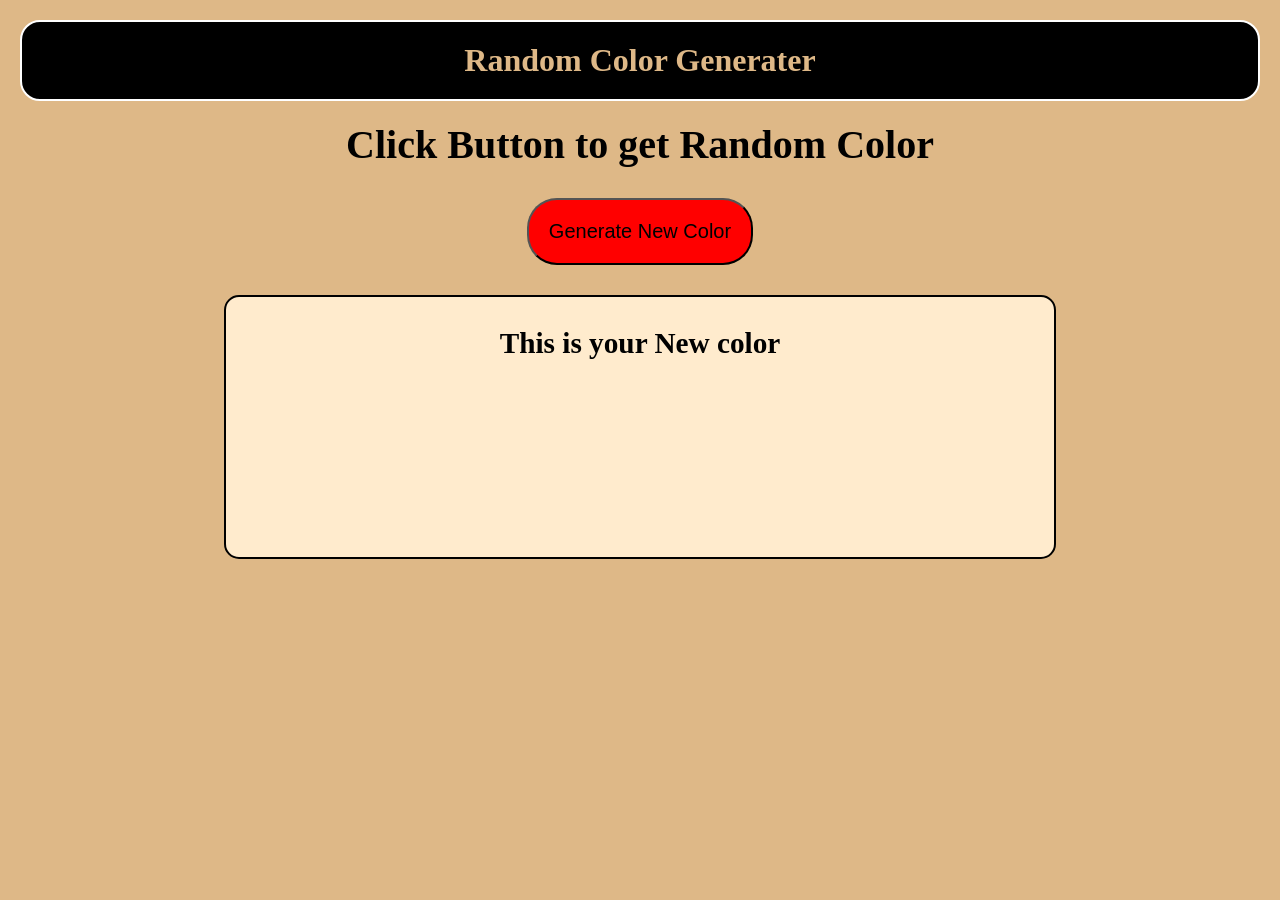
<file: index.html>
<!DOCTYPE html>
<html lang="en">

<head>
    <meta charset="UTF-8">
    <meta name="viewport" content="width=device-width, initial-scale=1.0">
    <title>Random color generater</title>
    <link rel="stylesheet" href="style.css">
</head>

<body>
    <h1>Random Color Generater</h1>
    <h2>Click Button to get Random Color</h2>
    <button>Generate New Color</button>
    <div class="Canvas">
        <h3>This is your New color</h1>
    </div>
    <script src="script.js"></script>
</body>

</html>
</file>
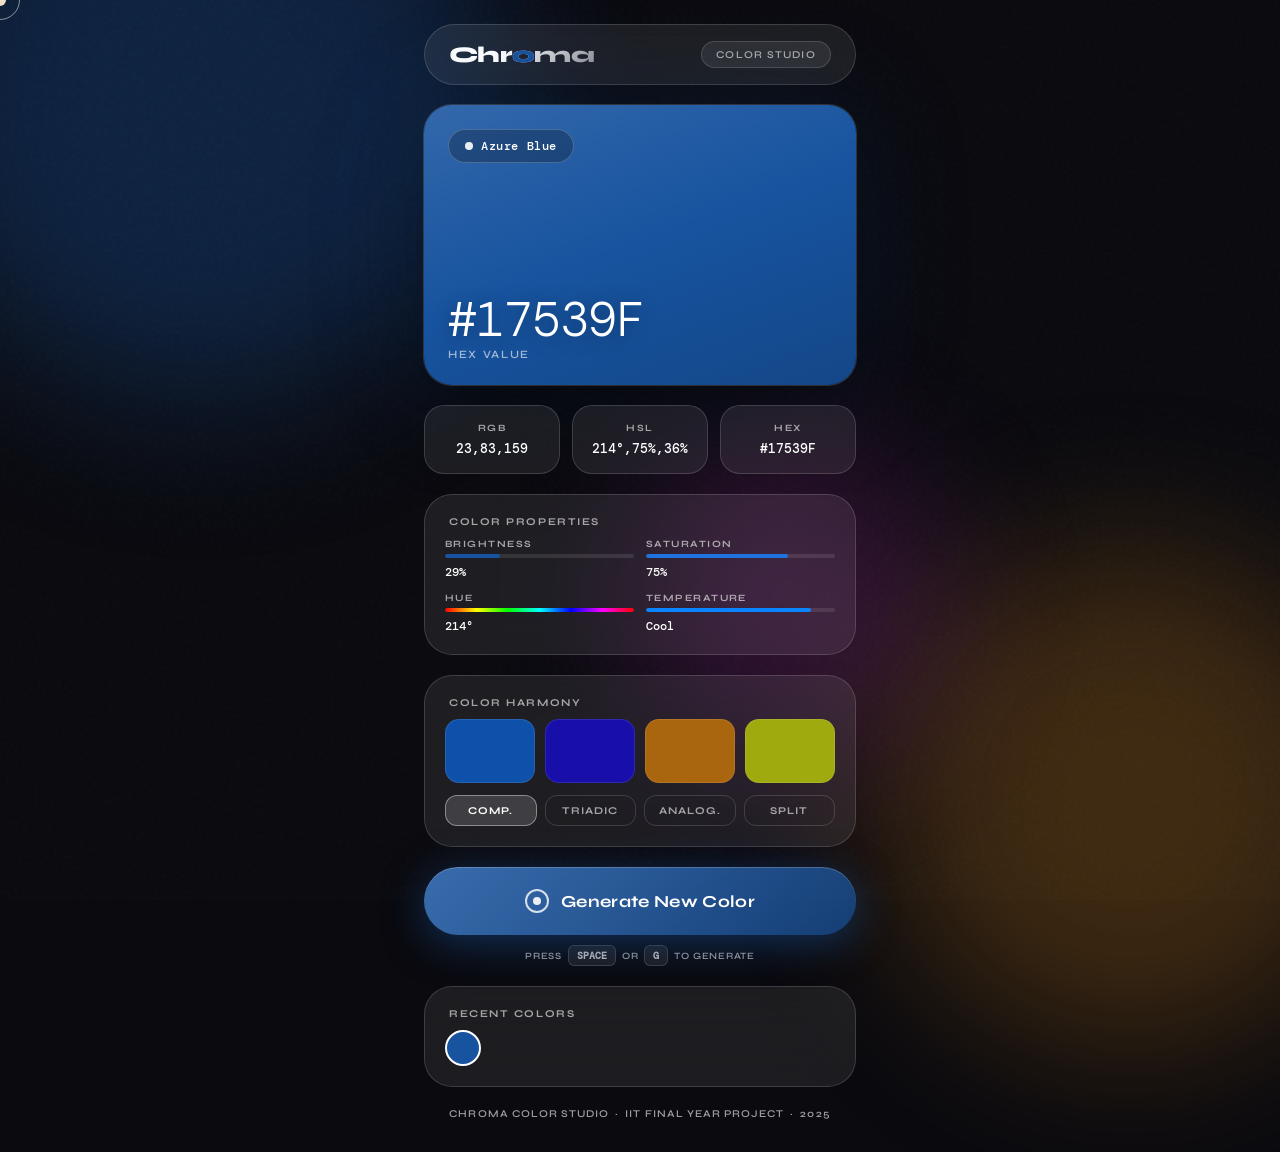
<file: new.html>
<!doctype html>
<html lang="en">
  <head>
    <meta charset="UTF-8" />
    <meta name="viewport" content="width=device-width, initial-scale=1.0" />
    <title>Chroma — Color Generator</title>
    <link rel="preconnect" href="https://fonts.googleapis.com" />
    <link rel="preconnect" href="https://fonts.gstatic.com" crossorigin />
    <link href="https://fonts.googleapis.com/css2?family=SF+Pro+Display:wght@300;400;600;700&family=Syne:wght@400;600;700;800&family=DM+Mono:wght@300;400;500&display=swap" rel="stylesheet" />
    <style>
      :root {
        --r: 0; --g: 122; --b: 255;
        --accent: rgb(var(--r), var(--g), var(--b));
        --glass-bg: rgba(255,255,255,0.08);
        --glass-border: rgba(255,255,255,0.15);
        --glass-shadow: rgba(0,0,0,0.3);
        --text-primary: #ffffff;
        --text-secondary: rgba(255,255,255,0.6);
        --blur: 24px;
        --radius-card: 28px;
        --radius-pill: 50px;
      }

      * { margin: 0; padding: 0; box-sizing: border-box; }

      html { scroll-behavior: smooth; }

      body {
        font-family: 'Syne', sans-serif;
        min-height: 100vh;
        overflow-x: hidden;
        background: #0a0a0f;
        color: var(--text-primary);
        cursor: none;
      }

      /* CUSTOM CURSOR */
      #cursor {
        position: fixed;
        width: 12px; height: 12px;
        background: white;
        border-radius: 50%;
        pointer-events: none;
        z-index: 9999;
        transform: translate(-50%,-50%);
        transition: transform 0.1s, background 0.3s, width 0.2s, height 0.2s;
        mix-blend-mode: difference;
      }
      #cursor-ring {
        position: fixed;
        width: 40px; height: 40px;
        border: 1.5px solid rgba(255,255,255,0.5);
        border-radius: 50%;
        pointer-events: none;
        z-index: 9998;
        transform: translate(-50%,-50%);
        transition: transform 0.15s ease, width 0.3s, height 0.3s, border-color 0.3s;
      }
      body:has(button:hover) #cursor { transform: translate(-50%,-50%) scale(2); }
      body:has(button:hover) #cursor-ring { width: 60px; height: 60px; }

      /* ANIMATED BACKGROUND */
      #bg-canvas {
        position: fixed;
        inset: 0;
        z-index: 0;
        transition: background 1.2s cubic-bezier(0.4, 0, 0.2, 1);
      }

      .orb {
        position: fixed;
        border-radius: 50%;
        filter: blur(80px);
        opacity: 0.35;
        pointer-events: none;
        z-index: 0;
        transition: background 1.2s ease, transform 2s ease;
        animation: orb-float 8s ease-in-out infinite;
      }
      .orb-1 { width: 600px; height: 600px; top: -200px; left: -100px; animation-delay: 0s; }
      .orb-2 { width: 500px; height: 500px; bottom: -150px; right: -100px; animation-delay: -3s; }
      .orb-3 { width: 300px; height: 300px; top: 50%; left: 50%; animation-delay: -5s; opacity: 0.2; }

      @keyframes orb-float {
        0%, 100% { transform: translate(0, 0) scale(1); }
        33% { transform: translate(30px, -40px) scale(1.05); }
        66% { transform: translate(-20px, 20px) scale(0.97); }
      }

      /* NOISE TEXTURE */
      body::after {
        content: '';
        position: fixed;
        inset: 0;
        background-image: url("data:image/svg+xml,%3Csvg viewBox='0 0 256 256' xmlns='http://www.w3.org/2000/svg'%3E%3Cfilter id='noise'%3E%3CfeTurbulence type='fractalNoise' baseFrequency='0.9' numOctaves='4' stitchTiles='stitch'/%3E%3C/filter%3E%3Crect width='100%25' height='100%25' filter='url(%23noise)' opacity='0.04'/%3E%3C/svg%3E");
        pointer-events: none;
        z-index: 1;
        opacity: 0.6;
      }

      /* MAIN LAYOUT */
      .app {
        position: relative;
        z-index: 2;
        min-height: 100vh;
        display: grid;
        grid-template-rows: auto 1fr auto;
        padding: 24px;
        gap: 20px;
        max-width: 480px;
        margin: 0 auto;
      }

      /* HEADER */
      header {
        display: flex;
        justify-content: space-between;
        align-items: center;
        padding: 16px 24px;
        background: var(--glass-bg);
        backdrop-filter: blur(var(--blur));
        -webkit-backdrop-filter: blur(var(--blur));
        border: 1px solid var(--glass-border);
        border-radius: var(--radius-pill);
        animation: slide-down 0.8s cubic-bezier(0.34, 1.56, 0.64, 1) both;
      }

      @keyframes slide-down {
        from { opacity: 0; transform: translateY(-30px); }
        to { opacity: 1; transform: translateY(0); }
      }

      .logo {
        font-size: 1.4rem;
        font-weight: 800;
        letter-spacing: -0.03em;
        background: linear-gradient(135deg, #fff 40%, rgba(255,255,255,0.5));
        -webkit-background-clip: text;
        -webkit-text-fill-color: transparent;
        background-clip: text;
      }

      .logo span {
        background: var(--accent);
        -webkit-background-clip: text;
        -webkit-text-fill-color: transparent;
        background-clip: text;
        transition: background 0.8s ease;
      }

      .tag {
        font-size: 0.65rem;
        font-weight: 600;
        letter-spacing: 0.12em;
        text-transform: uppercase;
        color: var(--text-secondary);
        background: var(--glass-bg);
        border: 1px solid var(--glass-border);
        padding: 6px 14px;
        border-radius: 20px;
      }

      /* MAIN CARD */
      .main-card {
        display: flex;
        flex-direction: column;
        gap: 20px;
        animation: fade-up 0.9s cubic-bezier(0.34, 1.56, 0.64, 1) 0.1s both;
      }

      @keyframes fade-up {
        from { opacity: 0; transform: translateY(40px) scale(0.95); }
        to { opacity: 1; transform: translateY(0) scale(1); }
      }

      /* COLOR STAGE */
      .color-stage {
        position: relative;
        height: 280px;
        border-radius: var(--radius-card);
        overflow: hidden;
        cursor: none;
        box-shadow:
          0 0 0 1px var(--glass-border),
          0 40px 80px -20px rgba(0,0,0,0.6),
          0 0 120px rgba(var(--r), var(--g), var(--b), 0.2);
        transition: box-shadow 1s ease;
      }

      .color-fill {
        position: absolute;
        inset: 0;
        background: rgb(var(--r), var(--g), var(--b));
        transition: background 0.9s cubic-bezier(0.4, 0, 0.2, 1);
      }

      .color-overlay {
        position: absolute;
        inset: 0;
        background: linear-gradient(
          160deg,
          rgba(255,255,255,0.12) 0%,
          rgba(255,255,255,0) 50%,
          rgba(0,0,0,0.15) 100%
        );
        pointer-events: none;
      }

      .stage-content {
        position: absolute;
        inset: 0;
        display: flex;
        flex-direction: column;
        justify-content: space-between;
        padding: 24px;
      }

      .color-badge {
        display: inline-flex;
        align-items: center;
        gap: 8px;
        background: rgba(0,0,0,0.25);
        backdrop-filter: blur(12px);
        border: 1px solid rgba(255,255,255,0.2);
        padding: 8px 16px;
        border-radius: 20px;
        font-family: 'DM Mono', monospace;
        font-size: 0.75rem;
        font-weight: 500;
        letter-spacing: 0.05em;
        color: white;
        align-self: flex-start;
        transition: opacity 0.5s;
      }

      .badge-dot {
        width: 8px; height: 8px;
        border-radius: 50%;
        background: rgba(255,255,255,0.9);
        animation: pulse-dot 2s ease-in-out infinite;
      }

      @keyframes pulse-dot {
        0%, 100% { opacity: 1; transform: scale(1); }
        50% { opacity: 0.5; transform: scale(0.7); }
      }

      .hex-display {
        display: flex;
        flex-direction: column;
        gap: 4px;
      }

      .hex-value {
        font-family: 'DM Mono', monospace;
        font-size: 3rem;
        font-weight: 300;
        color: white;
        letter-spacing: -0.02em;
        text-shadow: 0 2px 20px rgba(0,0,0,0.3);
        transition: opacity 0.3s;
        line-height: 1;
      }

      .hex-label {
        font-size: 0.7rem;
        font-weight: 600;
        letter-spacing: 0.15em;
        text-transform: uppercase;
        color: rgba(255,255,255,0.6);
      }

      /* RIPPLE */
      .ripple {
        position: absolute;
        border-radius: 50%;
        background: rgba(255,255,255,0.3);
        transform: scale(0);
        animation: ripple-anim 0.8s ease-out forwards;
        pointer-events: none;
      }
      @keyframes ripple-anim {
        to { transform: scale(4); opacity: 0; }
      }

      /* INFO ROW */
      .info-row {
        display: grid;
        grid-template-columns: repeat(3, 1fr);
        gap: 12px;
      }

      .info-pill {
        background: var(--glass-bg);
        backdrop-filter: blur(var(--blur));
        -webkit-backdrop-filter: blur(var(--blur));
        border: 1px solid var(--glass-border);
        border-radius: 20px;
        padding: 16px 14px;
        text-align: center;
        cursor: pointer;
        transition: transform 0.2s, background 0.2s, border-color 0.3s;
        position: relative;
        overflow: hidden;
      }
      .info-pill:hover { transform: translateY(-2px) scale(1.02); background: rgba(255,255,255,0.12); }
      .info-pill:active { transform: scale(0.97); }

      .info-pill-label {
        font-size: 0.6rem;
        font-weight: 700;
        letter-spacing: 0.15em;
        text-transform: uppercase;
        color: var(--text-secondary);
        margin-bottom: 6px;
      }

      .info-pill-value {
        font-family: 'DM Mono', monospace;
        font-size: 0.8rem;
        font-weight: 500;
        color: var(--text-primary);
      }

      .copy-flash {
        position: absolute;
        inset: 0;
        background: rgba(255,255,255,0.15);
        border-radius: inherit;
        opacity: 0;
        transition: opacity 0.3s;
      }
      .copy-flash.flash { animation: flash-anim 0.4s ease; }
      @keyframes flash-anim {
        0% { opacity: 0.8; }
        100% { opacity: 0; }
      }

      /* PALETTE ROW */
      .section-label {
        font-size: 0.65rem;
        font-weight: 700;
        letter-spacing: 0.15em;
        text-transform: uppercase;
        color: var(--text-secondary);
        margin-bottom: 10px;
        padding-left: 4px;
      }

      .palette-card {
        background: var(--glass-bg);
        backdrop-filter: blur(var(--blur));
        -webkit-backdrop-filter: blur(var(--blur));
        border: 1px solid var(--glass-border);
        border-radius: var(--radius-card);
        padding: 20px;
        animation: fade-up 0.9s cubic-bezier(0.34, 1.56, 0.64, 1) 0.2s both;
      }

      .palette-row {
        display: flex;
        gap: 10px;
        margin-bottom: 12px;
      }

      .palette-swatch {
        flex: 1;
        height: 64px;
        border-radius: 14px;
        cursor: pointer;
        position: relative;
        transition: transform 0.25s cubic-bezier(0.34, 1.56, 0.64, 1), box-shadow 0.3s;
        overflow: hidden;
        border: 1px solid rgba(255,255,255,0.1);
      }
      .palette-swatch:hover { transform: translateY(-6px) scale(1.05); box-shadow: 0 12px 30px rgba(0,0,0,0.4); }
      .palette-swatch:active { transform: scale(0.95); }

      .swatch-label {
        position: absolute;
        bottom: 0; left: 0; right: 0;
        padding: 5px;
        background: rgba(0,0,0,0.3);
        backdrop-filter: blur(8px);
        font-family: 'DM Mono', monospace;
        font-size: 0.5rem;
        text-align: center;
        color: rgba(255,255,255,0.9);
        font-weight: 500;
        letter-spacing: 0.05em;
        opacity: 0;
        transition: opacity 0.2s;
      }
      .palette-swatch:hover .swatch-label { opacity: 1; }

      .palette-types {
        display: flex;
        gap: 8px;
      }

      .type-btn {
        flex: 1;
        padding: 8px;
        border-radius: 12px;
        background: transparent;
        border: 1px solid var(--glass-border);
        color: var(--text-secondary);
        font-family: 'Syne', sans-serif;
        font-size: 0.65rem;
        font-weight: 700;
        letter-spacing: 0.1em;
        text-transform: uppercase;
        cursor: pointer;
        transition: all 0.2s;
      }
      .type-btn:hover { background: var(--glass-bg); color: white; }
      .type-btn.active {
        background: rgba(255,255,255,0.15);
        border-color: rgba(255,255,255,0.4);
        color: white;
      }

      /* GENERATE BUTTON */
      .btn-section {
        animation: fade-up 0.9s cubic-bezier(0.34, 1.56, 0.64, 1) 0.3s both;
      }

      .generate-btn {
        width: 100%;
        padding: 22px;
        border-radius: var(--radius-pill);
        border: none;
        background: linear-gradient(135deg,
          rgb(var(--r), var(--g), var(--b)) 0%,
          rgba(var(--r), var(--g), var(--b), 0.7) 100%
        );
        color: white;
        font-family: 'Syne', sans-serif;
        font-size: 1.05rem;
        font-weight: 700;
        letter-spacing: 0.02em;
        cursor: pointer;
        position: relative;
        overflow: hidden;
        transition: transform 0.2s, box-shadow 0.5s;
        box-shadow:
          0 8px 40px rgba(var(--r), var(--g), var(--b), 0.5),
          inset 0 1px 0 rgba(255,255,255,0.2);
      }

      .generate-btn::before {
        content: '';
        position: absolute;
        inset: 0;
        background: linear-gradient(135deg, rgba(255,255,255,0.15), transparent);
        border-radius: inherit;
      }

      .generate-btn:hover {
        transform: translateY(-3px) scale(1.02);
        box-shadow:
          0 16px 60px rgba(var(--r), var(--g), var(--b), 0.6),
          inset 0 1px 0 rgba(255,255,255,0.2);
      }

      .generate-btn:active { transform: scale(0.97); }

      .btn-inner {
        position: relative;
        display: flex;
        align-items: center;
        justify-content: center;
        gap: 12px;
      }

      .btn-icon {
        width: 24px; height: 24px;
        border: 2px solid rgba(255,255,255,0.8);
        border-radius: 50%;
        position: relative;
        transition: transform 0.6s ease;
      }
      .generate-btn:hover .btn-icon { transform: rotate(180deg); }

      .btn-icon::after {
        content: '';
        position: absolute;
        top: 50%; left: 50%;
        transform: translate(-50%, -50%);
        width: 8px; height: 8px;
        border-radius: 50%;
        background: rgba(255,255,255,0.9);
        animation: icon-pulse 2s ease-in-out infinite;
      }
      @keyframes icon-pulse {
        0%, 100% { transform: translate(-50%, -50%) scale(1); opacity: 1; }
        50% { transform: translate(-50%, -50%) scale(0.5); opacity: 0.5; }
      }

      /* HISTORY */
      .history-card {
        background: var(--glass-bg);
        backdrop-filter: blur(var(--blur));
        -webkit-backdrop-filter: blur(var(--blur));
        border: 1px solid var(--glass-border);
        border-radius: var(--radius-card);
        padding: 20px;
        animation: fade-up 0.9s cubic-bezier(0.34, 1.56, 0.64, 1) 0.35s both;
      }

      .history-row {
        display: flex;
        gap: 8px;
        flex-wrap: wrap;
      }

      .history-dot {
        width: 36px; height: 36px;
        border-radius: 50%;
        cursor: pointer;
        border: 2px solid rgba(255,255,255,0.15);
        transition: transform 0.25s cubic-bezier(0.34, 1.56, 0.64, 1), border-color 0.3s;
        position: relative;
        flex-shrink: 0;
      }
      .history-dot:hover { transform: scale(1.25); border-color: rgba(255,255,255,0.5); z-index: 2; }
      .history-dot.active-dot { border-color: white; border-width: 2.5px; }
      .history-dot:first-child { animation: pop-in 0.4s cubic-bezier(0.34, 1.56, 0.64, 1); }
      @keyframes pop-in {
        from { transform: scale(0); opacity: 0; }
        to { transform: scale(1); opacity: 1; }
      }

      /* TOAST */
      #toast {
        position: fixed;
        bottom: 40px;
        left: 50%;
        transform: translateX(-50%) translateY(80px);
        background: rgba(30, 30, 40, 0.9);
        backdrop-filter: blur(20px);
        -webkit-backdrop-filter: blur(20px);
        border: 1px solid rgba(255,255,255,0.15);
        color: white;
        padding: 14px 24px;
        border-radius: 50px;
        font-size: 0.8rem;
        font-weight: 600;
        letter-spacing: 0.05em;
        z-index: 9999;
        transition: transform 0.5s cubic-bezier(0.34, 1.56, 0.64, 1), opacity 0.5s;
        opacity: 0;
        pointer-events: none;
        display: flex;
        align-items: center;
        gap: 10px;
        white-space: nowrap;
      }
      #toast.show {
        transform: translateX(-50%) translateY(0);
        opacity: 1;
      }
      .toast-icon {
        width: 20px; height: 20px;
        border-radius: 50%;
        background: #30d158;
        display: flex;
        align-items: center;
        justify-content: center;
        font-size: 0.65rem;
        flex-shrink: 0;
      }

      /* COLOR PROPERTY CARD */
      .props-card {
        background: var(--glass-bg);
        backdrop-filter: blur(var(--blur));
        -webkit-backdrop-filter: blur(var(--blur));
        border: 1px solid var(--glass-border);
        border-radius: var(--radius-card);
        padding: 20px;
        animation: fade-up 0.9s cubic-bezier(0.34, 1.56, 0.64, 1) 0.25s both;
      }

      .props-grid {
        display: grid;
        grid-template-columns: 1fr 1fr;
        gap: 12px;
      }

      .prop-item {
        display: flex;
        flex-direction: column;
        gap: 4px;
      }

      .prop-label {
        font-size: 0.6rem;
        font-weight: 700;
        letter-spacing: 0.15em;
        text-transform: uppercase;
        color: var(--text-secondary);
      }

      .prop-bar-wrap {
        height: 4px;
        background: rgba(255,255,255,0.1);
        border-radius: 2px;
        overflow: hidden;
      }

      .prop-bar {
        height: 100%;
        border-radius: 2px;
        transition: width 0.9s cubic-bezier(0.4, 0, 0.2, 1), background 0.9s;
      }

      .prop-val {
        font-family: 'DM Mono', monospace;
        font-size: 0.75rem;
        font-weight: 500;
        color: var(--text-primary);
        margin-top: 2px;
      }

      /* FOOTER */
      footer {
        text-align: center;
        color: var(--text-secondary);
        font-size: 0.65rem;
        font-weight: 600;
        letter-spacing: 0.1em;
        text-transform: uppercase;
        padding-bottom: 8px;
        animation: fade-up 0.9s cubic-bezier(0.34, 1.56, 0.64, 1) 0.4s both;
      }

      /* PARTICLE SYSTEM */
      .particle {
        position: fixed;
        width: 6px; height: 6px;
        border-radius: 50%;
        pointer-events: none;
        z-index: 10;
        animation: particle-fly 1.2s cubic-bezier(0.25, 0.46, 0.45, 0.94) forwards;
      }
      @keyframes particle-fly {
        0% { opacity: 1; transform: translate(0, 0) scale(1); }
        100% { opacity: 0; transform: translate(var(--dx), var(--dy)) scale(0); }
      }

      /* TRANSITIONS */
      .hex-value, .info-pill-value {
        transition: opacity 0.15s ease;
      }
      .updating .hex-value, .updating .info-pill-value { opacity: 0; }

      /* SCROLLBAR */
      ::-webkit-scrollbar { width: 4px; }
      ::-webkit-scrollbar-track { background: transparent; }
      ::-webkit-scrollbar-thumb { background: rgba(255,255,255,0.2); border-radius: 2px; }

      /* KEYBOARD SHORTCUT HINT */
      .shortcut-hint {
        display: flex;
        align-items: center;
        justify-content: center;
        gap: 6px;
        margin-top: 10px;
        font-size: 0.6rem;
        color: var(--text-secondary);
        font-weight: 600;
        letter-spacing: 0.08em;
        text-transform: uppercase;
      }
      kbd {
        display: inline-flex;
        align-items: center;
        padding: 3px 8px;
        border-radius: 6px;
        background: rgba(255,255,255,0.08);
        border: 1px solid rgba(255,255,255,0.15);
        font-family: 'DM Mono', monospace;
        font-size: 0.6rem;
        color: rgba(255,255,255,0.7);
        letter-spacing: normal;
      }
    </style>
  </head>

  <body>
    <div id="cursor"></div>
    <div id="cursor-ring"></div>

    <!-- BACKGROUND -->
    <div id="bg-canvas">
      <div class="orb orb-1" id="orb1"></div>
      <div class="orb orb-2" id="orb2"></div>
      <div class="orb orb-3" id="orb3"></div>
    </div>

    <div class="app">
      <!-- HEADER -->
      <header>
        <div class="logo">Chr<span>o</span>ma</div>
        <div class="tag">Color Studio</div>
      </header>

      <div class="main-card">
        <!-- COLOR STAGE -->
        <div class="color-stage" id="stage">
          <div class="color-fill" id="colorFill"></div>
          <div class="color-overlay"></div>
          <div class="stage-content">
            <div class="color-badge">
              <div class="badge-dot"></div>
              <span id="colorName">Click to generate</span>
            </div>
            <div class="hex-display">
              <div class="hex-value" id="hexDisplay">#000000</div>
              <div class="hex-label">Hex Value</div>
            </div>
          </div>
        </div>

        <!-- RGB / HSL / HSB PILLS -->
        <div class="info-row">
          <div class="info-pill" onclick="copyValue('rgb')" title="Copy RGB">
            <div class="copy-flash" id="flash-rgb"></div>
            <div class="info-pill-label">RGB</div>
            <div class="info-pill-value" id="rgbDisplay">—</div>
          </div>
          <div class="info-pill" onclick="copyValue('hsl')" title="Copy HSL">
            <div class="copy-flash" id="flash-hsl"></div>
            <div class="info-pill-label">HSL</div>
            <div class="info-pill-value" id="hslDisplay">—</div>
          </div>
          <div class="info-pill" onclick="copyValue('hex')" title="Copy HEX">
            <div class="copy-flash" id="flash-hex"></div>
            <div class="info-pill-label">HEX</div>
            <div class="info-pill-value" id="hexPill">—</div>
          </div>
        </div>

        <!-- COLOR PROPERTIES -->
        <div class="props-card">
          <div class="section-label">Color Properties</div>
          <div class="props-grid">
            <div class="prop-item">
              <div class="prop-label">Brightness</div>
              <div class="prop-bar-wrap"><div class="prop-bar" id="bar-bright" style="background:#fff"></div></div>
              <div class="prop-val" id="val-bright">—</div>
            </div>
            <div class="prop-item">
              <div class="prop-label">Saturation</div>
              <div class="prop-bar-wrap"><div class="prop-bar" id="bar-sat" style="background:#fff"></div></div>
              <div class="prop-val" id="val-sat">—</div>
            </div>
            <div class="prop-item">
              <div class="prop-label">Hue</div>
              <div class="prop-bar-wrap">
                <div class="prop-bar" id="bar-hue" style="background: linear-gradient(to right, #f00,#ff0,#0f0,#0ff,#00f,#f0f,#f00);width:100%!important"></div>
              </div>
              <div class="prop-val" id="val-hue">—</div>
            </div>
            <div class="prop-item">
              <div class="prop-label">Temperature</div>
              <div class="prop-bar-wrap"><div class="prop-bar" id="bar-temp" style="background:#fff"></div></div>
              <div class="prop-val" id="val-temp">—</div>
            </div>
          </div>
        </div>

        <!-- HARMONY PALETTE -->
        <div class="palette-card">
          <div class="section-label">Color Harmony</div>
          <div class="palette-row" id="paletteRow">
            <div class="palette-swatch" style="background:#333">
              <div class="swatch-label">—</div>
            </div>
            <div class="palette-swatch" style="background:#555">
              <div class="swatch-label">—</div>
            </div>
            <div class="palette-swatch" style="background:#777">
              <div class="swatch-label">—</div>
            </div>
            <div class="palette-swatch" style="background:#999">
              <div class="swatch-label">—</div>
            </div>
          </div>
          <div class="palette-types">
            <button class="type-btn active" onclick="setHarmony('complementary',this)">Comp.</button>
            <button class="type-btn" onclick="setHarmony('triadic',this)">Triadic</button>
            <button class="type-btn" onclick="setHarmony('analogous',this)">Analog.</button>
            <button class="type-btn" onclick="setHarmony('split',this)">Split</button>
          </div>
        </div>

        <!-- GENERATE BUTTON -->
        <div class="btn-section">
          <button class="generate-btn" id="generateBtn" onclick="generateColor()">
            <div class="btn-inner">
              <div class="btn-icon"></div>
              <span>Generate New Color</span>
            </div>
          </button>
          <div class="shortcut-hint">
            Press <kbd>Space</kbd> or <kbd>G</kbd> to generate
          </div>
        </div>

        <!-- HISTORY -->
        <div class="history-card">
          <div class="section-label">Recent Colors</div>
          <div class="history-row" id="historyRow">
            <div style="color:var(--text-secondary);font-size:0.75rem">Generate colors to see history</div>
          </div>
        </div>
      </div>

      <footer>Chroma Color Studio &nbsp;·&nbsp; IIT Final Year Project &nbsp;·&nbsp; 2025</footer>
    </div>

    <!-- TOAST -->
    <div id="toast">
      <div class="toast-icon">✓</div>
      <span id="toastMsg">Copied!</span>
    </div>

    <script>
      // ─── STATE ────────────────────────────────────────────────
      let currentR = 0, currentG = 122, currentB = 255;
      let currentHarmony = 'complementary';
      let history = [];
      const MAX_HISTORY = 14;

      // ─── CURSOR ───────────────────────────────────────────────
      const cursor = document.getElementById('cursor');
      const cursorRing = document.getElementById('cursor-ring');
      let mx = 0, my = 0, rx = 0, ry = 0;

      document.addEventListener('mousemove', e => {
        mx = e.clientX; my = e.clientY;
        cursor.style.left = mx + 'px';
        cursor.style.top = my + 'px';
      });

      (function animRing() {
        rx += (mx - rx) * 0.12;
        ry += (my - ry) *.12;
        cursorRing.style.left = rx + 'px';
        cursorRing.style.top = ry + 'px';
        requestAnimationFrame(animRing);
      })();

      // ─── COLOR MATH ──────────────────────────────────────────
      function rgbToHex(r, g, b) {
        return '#' + [r,g,b].map(v => v.toString(16).padStart(2,'0')).join('').toUpperCase();
      }

      function rgbToHsl(r, g, b) {
        r /= 255; g /= 255; b /= 255;
        const max = Math.max(r,g,b), min = Math.min(r,g,b);
        let h, s, l = (max+min)/2;
        if (max === min) { h = s = 0; }
        else {
          const d = max - min;
          s = l > 0.5 ? d/(2-max-min) : d/(max+min);
          switch(max) {
            case r: h = ((g-b)/d + (g<b?6:0))/6; break;
            case g: h = ((b-r)/d + 2)/6; break;
            case b: h = ((r-g)/d + 4)/6; break;
          }
        }
        return [Math.round(h*360), Math.round(s*100), Math.round(l*100)];
      }

      function hslToRgb(h, s, l) {
        h /= 360; s /= 100; l /= 100;
        let r, g, b;
        if (s === 0) { r = g = b = l; }
        else {
          const hue2rgb = (p, q, t) => {
            if (t<0) t+=1; if (t>1) t-=1;
            if (t<1/6) return p+(q-p)*6*t;
            if (t<1/2) return q;
            if (t<2/3) return p+(q-p)*(2/3-t)*6;
            return p;
          };
          const q = l < 0.5 ? l*(1+s) : l+s-l*s;
          const p = 2*l - q;
          r = hue2rgb(p,q,h+1/3);
          g = hue2rgb(p,q,h);
          b = hue2rgb(p,q,h-1/3);
        }
        return [Math.round(r*255), Math.round(g*255), Math.round(b*255)];
      }

      function getBrightness(r, g, b) {
        return Math.round((0.299*r + 0.587*g + 0.114*b) / 255 * 100);
      }

      function getTemperature(h) {
        // Warm: reds/oranges/yellows (0-60, 300-360)
        // Cool: blues/purples (180-270)
        if (h >= 0 && h <= 60) return { label: 'Warm', pct: 80 + (60-h)/60*20, color: '#ff9500' };
        if (h > 60 && h <= 180) return { label: 'Neutral', pct: 50, color: '#8e8e93' };
        if (h > 180 && h <= 270) return { label: 'Cool', pct: 80 + (h-180)/90*20, color: '#0a84ff' };
        if (h > 270 && h <= 300) return { label: 'Neutral', pct: 50, color: '#8e8e93' };
        return { label: 'Warm', pct: 70, color: '#ff9500' };
      }

      function getColorName(r, g, b) {
        const [h, s, l] = rgbToHsl(r, g, b);
        if (s < 10) {
          if (l < 10) return 'Void Black';
          if (l < 25) return 'Charcoal';
          if (l < 45) return 'Dark Gray';
          if (l < 65) return 'Steel Gray';
          if (l < 80) return 'Silver';
          return 'Ghost White';
        }
        const hues = [
          [15, 'Crimson Red'], [25, 'Burnt Orange'], [40, 'Amber'],
          [60, 'Golden Yellow'], [80, 'Chartreuse'], [150, 'Emerald'],
          [165, 'Mint Green'], [185, 'Cyan'], [200, 'Sky Blue'],
          [240, 'Azure Blue'], [260, 'Indigo'], [280, 'Violet'],
          [300, 'Magenta'], [330, 'Hot Pink'], [360, 'Crimson Red']
        ];
        for (const [angle, name] of hues) {
          if (h <= angle) {
            if (l > 75) return 'Pale ' + name.split(' ')[1];
            if (l < 30) return 'Deep ' + name.split(' ')[1];
            if (s > 80) return 'Vivid ' + name.split(' ')[1];
            return name;
          }
        }
        return 'Unique Hue';
      }

      // ─── HARMONY ─────────────────────────────────────────────
      function getHarmonyColors(r, g, b, type) {
        const [h, s, l] = rgbToHsl(r, g, b);
        let angles;
        switch(type) {
          case 'complementary': angles = [0, 30, 180, 210]; break;
          case 'triadic':       angles = [0, 120, 240, 60]; break;
          case 'analogous':     angles = [0, 30, 60, -30];  break;
          case 'split':         angles = [0, 150, 210, 330]; break;
          default:              angles = [0, 30, 180, 210];
        }
        return angles.map(a => {
          const nh = ((h + a) % 360 + 360) % 360;
          return hslToRgb(nh, Math.min(100, s + 10), l);
        });
      }

      function setHarmony(type, btn) {
        currentHarmony = type;
        document.querySelectorAll('.type-btn').forEach(b => b.classList.remove('active'));
        btn.classList.add('active');
        updatePalette();
      }

      function updatePalette() {
        const colors = getHarmonyColors(currentR, currentG, currentB, currentHarmony);
        const swatches = document.querySelectorAll('.palette-swatch');
        colors.forEach(([r,g,b], i) => {
          const hex = rgbToHex(r, g, b);
          swatches[i].style.background = `rgb(${r},${g},${b})`;
          swatches[i].querySelector('.swatch-label').textContent = hex;
          swatches[i].onclick = () => {
            applySwatch(r, g, b);
          };
        });
      }

      function applySwatch(r, g, b) {
        currentR = r; currentG = g; currentB = b;
        applyColor(r, g, b);
        spawnParticles();
        showToast(`Applied ${rgbToHex(r,g,b)}`);
      }

      // ─── MAIN COLOR APPLY ─────────────────────────────────────
      function applyColor(r, g, b) {
        const root = document.documentElement;
        root.style.setProperty('--r', r);
        root.style.setProperty('--g', g);
        root.style.setProperty('--b', b);

        const hex = rgbToHex(r, g, b);
        const [h, s, l] = rgbToHsl(r, g, b);
        const brightness = getBrightness(r, g, b);
        const temp = getTemperature(h);

        // Update orbs
        document.getElementById('orb1').style.background = `rgb(${r},${g},${b})`;
        document.getElementById('orb2').style.background = `hsl(${(h+180)%360},${s}%,${l}%)`;
        document.getElementById('orb3').style.background = `hsl(${(h+90)%360},${s}%,${Math.min(70,l+20)}%)`;

        // Text values
        document.getElementById('hexDisplay').textContent = hex;
        document.getElementById('hexPill').textContent = hex;
        document.getElementById('rgbDisplay').textContent = `${r},${g},${b}`;
        document.getElementById('hslDisplay').textContent = `${h}°,${s}%,${l}%`;
        document.getElementById('colorName').textContent = getColorName(r,g,b);

        // Properties
        document.getElementById('bar-bright').style.width = brightness + '%';
        document.getElementById('bar-bright').style.background = `hsl(${h},${s}%,${l}%)`;
        document.getElementById('val-bright').textContent = brightness + '%';

        document.getElementById('bar-sat').style.width = s + '%';
        document.getElementById('bar-sat').style.background = `hsl(${h},${s}%,50%)`;
        document.getElementById('val-sat').textContent = s + '%';

        // Hue indicator (marker via gradient width trick — keep gradient, show text)
        document.getElementById('val-hue').textContent = h + '°';

        document.getElementById('bar-temp').style.width = temp.pct + '%';
        document.getElementById('bar-temp').style.background = temp.color;
        document.getElementById('val-temp').textContent = temp.label;

        updatePalette();

        // Button color transition
        document.getElementById('generateBtn').style.background =
          `linear-gradient(135deg, rgb(${r},${g},${b}) 0%, rgba(${r},${g},${b},0.7) 100%)`;
        document.getElementById('generateBtn').style.boxShadow =
          `0 8px 40px rgba(${r},${g},${b},0.5), inset 0 1px 0 rgba(255,255,255,0.2)`;
      }

      // ─── GENERATE ─────────────────────────────────────────────
      function generateColor() {
        const r = Math.floor(Math.random() * 256);
        const g = Math.floor(Math.random() * 256);
        const b = Math.floor(Math.random() * 256);
        currentR = r; currentG = g; currentB = b;

        applyColor(r, g, b);
        addToHistory(r, g, b);
        spawnParticles();
        rippleStage();
      }

      function rippleStage() {
        const stage = document.getElementById('stage');
        const rect = stage.getBoundingClientRect();
        const ripple = document.createElement('div');
        ripple.className = 'ripple';
        const size = Math.max(rect.width, rect.height) * 2;
        ripple.style.cssText = `
          width:${size}px;height:${size}px;
          left:${rect.width/2 - size/2}px;
          top:${rect.height/2 - size/2}px;
        `;
        stage.appendChild(ripple);
        ripple.addEventListener('animationend', () => ripple.remove());
      }

      // ─── PARTICLES ────────────────────────────────────────────
      function spawnParticles() {
        const btn = document.getElementById('generateBtn');
        const rect = btn.getBoundingClientRect();
        const cx = rect.left + rect.width / 2;
        const cy = rect.top + rect.height / 2;

        for (let i = 0; i < 18; i++) {
          const p = document.createElement('div');
          p.className = 'particle';
          const angle = (Math.random() * 360) * Math.PI / 180;
          const dist = 60 + Math.random() * 100;
          const dx = Math.cos(angle) * dist;
          const dy = Math.sin(angle) * dist;
          p.style.cssText = `
            left:${cx}px; top:${cy}px;
            background:rgb(${currentR},${currentG},${currentB});
            --dx:${dx}px; --dy:${dy}px;
            width:${4 + Math.random()*5}px;
            height:${4 + Math.random()*5}px;
            animation-duration:${0.6 + Math.random()*0.7}s;
          `;
          document.body.appendChild(p);
          p.addEventListener('animationend', () => p.remove());
        }
      }

      // ─── HISTORY ─────────────────────────────────────────────
      function addToHistory(r, g, b) {
        history.unshift({ r, g, b });
        if (history.length > MAX_HISTORY) history.pop();
        renderHistory();
      }

      function renderHistory() {
        const row = document.getElementById('historyRow');
        row.innerHTML = '';
        history.forEach(({ r, g, b }, i) => {
          const dot = document.createElement('div');
          dot.className = 'history-dot' + (i === 0 ? ' active-dot' : '');
          dot.style.background = `rgb(${r},${g},${b})`;
          dot.title = rgbToHex(r, g, b);
          dot.onclick = () => {
            currentR = r; currentG = g; currentB = b;
            applyColor(r, g, b);
            showToast(`Restored ${rgbToHex(r,g,b)}`);
          };
          row.appendChild(dot);
        });
      }

      // ─── COPY ─────────────────────────────────────────────────
      const values = {
        rgb: () => `rgb(${currentR}, ${currentG}, ${currentB})`,
        hsl: () => { const [h,s,l] = rgbToHsl(currentR, currentG, currentB); return `hsl(${h}, ${s}%, ${l}%)`; },
        hex: () => rgbToHex(currentR, currentG, currentB),
      };

      function copyValue(type) {
        const val = values[type]();
        navigator.clipboard.writeText(val).then(() => {
          const flash = document.getElementById('flash-' + type);
          flash.classList.remove('flash');
          void flash.offsetWidth;
          flash.classList.add('flash');
          showToast(`Copied ${val}`);
        });
      }

      // ─── TOAST ────────────────────────────────────────────────
      let toastTimer;
      function showToast(msg) {
        const toast = document.getElementById('toast');
        document.getElementById('toastMsg').textContent = msg;
        toast.classList.add('show');
        clearTimeout(toastTimer);
        toastTimer = setTimeout(() => toast.classList.remove('show'), 2500);
      }

      // ─── KEYBOARD ────────────────────────────────────────────
      document.addEventListener('keydown', e => {
        if (e.key === ' ' || e.key === 'g' || e.key === 'G') {
          if (document.activeElement.tagName !== 'INPUT') {
            e.preventDefault();
            generateColor();
          }
        }
      });

      // ─── INIT ─────────────────────────────────────────────────
      generateColor();
    </script>
  </body>
</html>
</file>
<file: style.css>
*{
    margin: 0;
    padding: 0;
}

body{
    background-color: burlywood;
}

h1{
    margin: 20px;
    padding: 20px;
    text-align: center;
    color: burlywood;
    background-color: black;
    border: 2px solid white;
    border-radius: 20px;
}

h2{
    text-align: center;
    font-size: 40px;
}

button{
    margin: 30px auto;
    font-size: 20px;
    padding: 20px;
    border-radius: 30px;
    background-color: red;
    text-align: center;
    display: flex;
    align-items: center;
    justify-content: center;
}

.Canvas{
    height: 200px;
    width: 60%;
    font-size: 25px;
    margin: 20px auto;
    padding: 30px;
    border: 2px solid black;
    border-radius: 15px;
    text-align: center;
    background-color: blanchedalmond;
}
</file>
